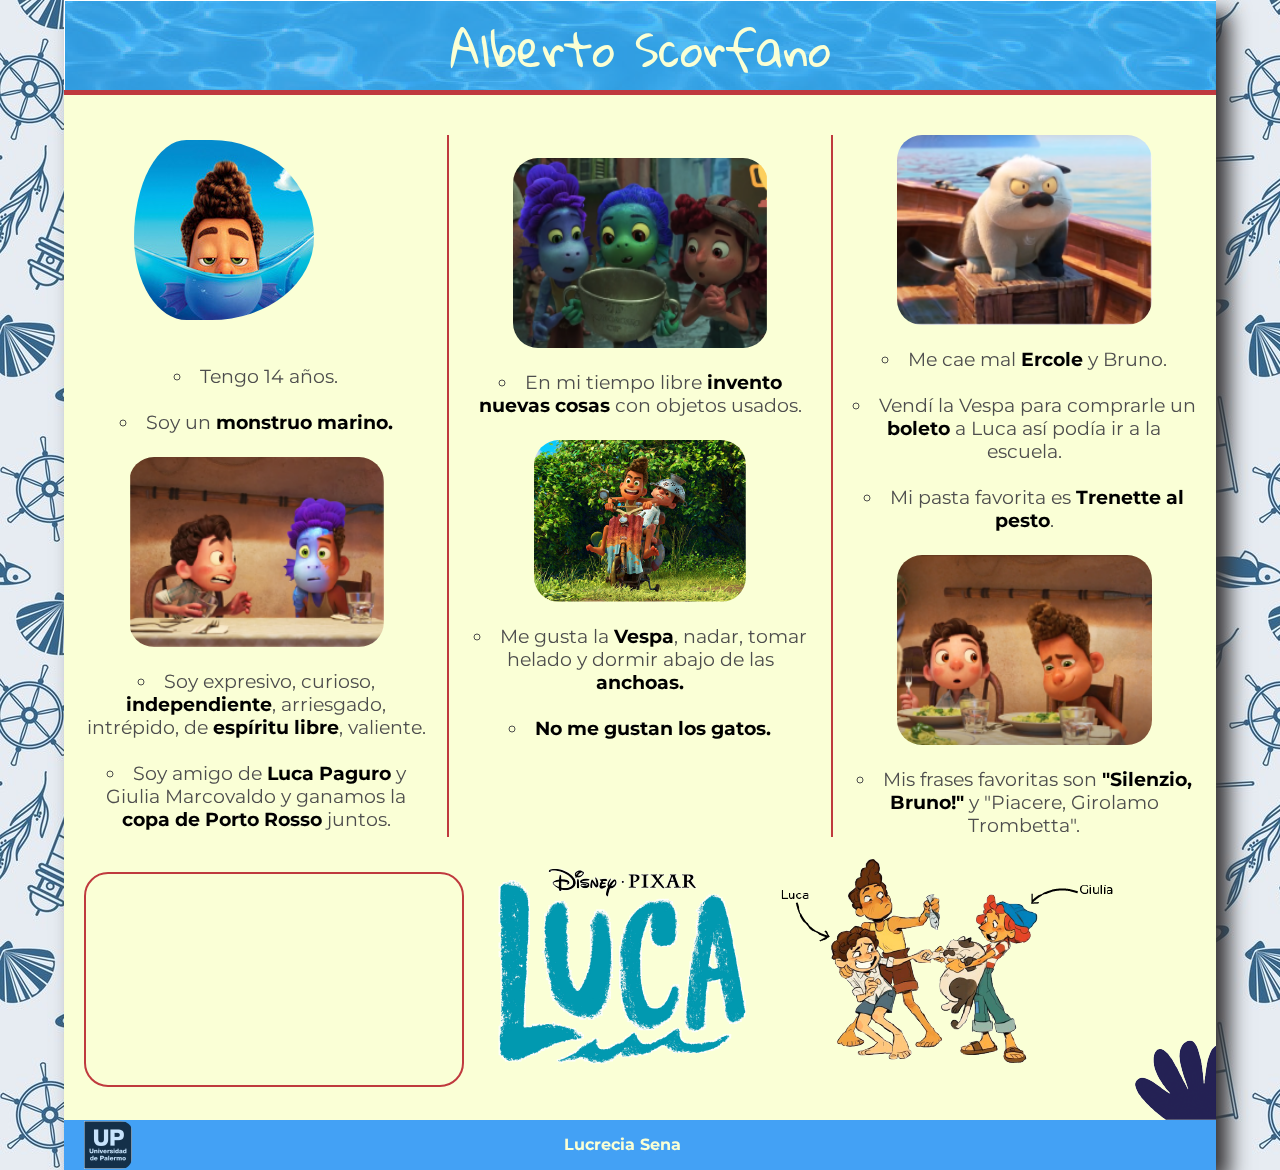
<file: index.html>
<!DOCTYPE html>
<html>
<head>
	<meta charset="utf-8">
	<meta name="viewport" content="width=device-width, initial-scale=1.0, user-scalable=no">
	<title>Alberto Scorfano</title>
	<link rel="stylesheet" type="text/css" href="css/estilo.css">
</head>
<body>
	<main>
		<div class="sombra">
		<header>Alberto Scorfano
		</header>
		<nav></nav>
		<div class="multifondo"></div>
		<section id="multifondo">
			<div id="columnas">
				<img src="img/alberto2.jpeg" class="bordes">
				<div id="alberto"><img src="img/alberto.jpg"></div>
				<br>
				<br>
			<div id="espacio">
				<br>
				<br>
				<br>
				<br>
				<br>
				<br>
				<br>
				<br>
			</div>
			<ul style="list-style-type: circle; list-style-position: inside;">
				<li>Tengo 14 años.</li>
				<br>
				<li>Soy un <a href="https://youtu.be/D-EhZzpACx0?t=280" target="_blank" class="negrita">monstruo marino.</a></li>
				<br>
				<img src="img/alberto1.png" class="bordes_alberto">
				<br>
				<li>Soy expresivo, curioso, <a href="https://youtu.be/D-EhZzpACx0?t=85" target="_blank" class="negrita">independiente</a>, arriesgado, intrépido, de <a href="https://youtu.be/D-EhZzpACx0?t=187" target="_blank" class="negrita">espíritu libre</a>, valiente.</li>
				<br>
				<li>Soy amigo de <a href="https://youtu.be/9LJIQjpqOlE" target="_blank" class="negrita">Luca Paguro</a> y Giulia Marcovaldo y ganamos la <a href="https://youtu.be/0YPyF0Ef4rk?t=389" target="_blank" class="negrita">copa de Porto Rosso</a> juntos.</li>
				<br>
				<img src="img/copa.png" class="bordes_alberto">
				<br>
				<li>En mi tiempo libre <a href="https://youtu.be/D-EhZzpACx0?t=106" target="_blank" class="negrita">invento nuevas cosas</a> con objetos usados.</li>
				<br>
				<img src="img/vespa.png" class="vespa">			
				<br>
				<li>Me gusta la <a href="https://youtu.be/FqXF8JZRi2g?t=9" target="_blank" class="negrita">Vespa</a>, nadar, tomar helado y dormir abajo de las <a href="https://youtu.be/D-EhZzpACx0?t=243" target="_blank" class="negrita">anchoas.</a></li>
				<br>
				<li><a href="https://youtu.be/N9LMo4QvWlE?t=40" target="_blank" class="negrita">No me gustan los gatos.</a></li>
				<br>
				<img src="img/gato.png" class="bordes_alberto">
				<br>
				<li>Me cae mal <a href="https://youtu.be/Sk3GWRhe0i8?t=102" target="_blank" class="negrita">Ercole</a> y Bruno.</li>
				<br>
				<li>Vendí la Vespa para comprarle un <a href="https://youtu.be/0YPyF0Ef4rk?t=433" target="_blank" class="negrita">boleto</a> a Luca así podía ir a la escuela.</li>
				<br>
				<li>Mi pasta favorita es <a href="https://youtu.be/5mz3RK4qda0?t=35" target="_blank" class="negrita">Trenette al pesto</a>.</li>
				<br>
				<img src="img/pasta.png" class="bordes_alberto">
				<br>
				<li>Mis frases favoritas son <a href="https://youtu.be/XNIobnCWrdA?t=14" target="_blank" class="negrita">"Silenzio, Bruno!"</a> y "Piacere, Girolamo Trombetta".</li>
			</ul>
			</div>
			<div id="video">
				<iframe width="380" height="215" src="https://www.youtube.com/embed/yA8ZX3_-av8" title="YouTube video player" style="border: 2px solid #BF3A3E" frameborder="0" allow="accelerometer; autoplay; clipboard-write; encrypted-media; gyroscope; picture-in-picture" allowfullscreen class="borde2"></iframe>
			</div>
			<div id="luca">
				<a href="https://www.disneyplus.com/es-419/movies/luca/7K1HyQ6Hl16P" target="_blank"><img src="img/luca.png"></a>
			</div>
			<div class="foto">
				<img src="img/grupo2.png">
			</div>
		</section>
		<footer>
			<img src="img/up.png" class="up">
			<div id="pie"><a href="micrositio_cv.html" target="_blank">Lucrecia Sena</a></div>
			<div id="disney"><img src="img/disney.png"></div>
		</footer>
		</div>
	</main>
</body>
</html>
</file>
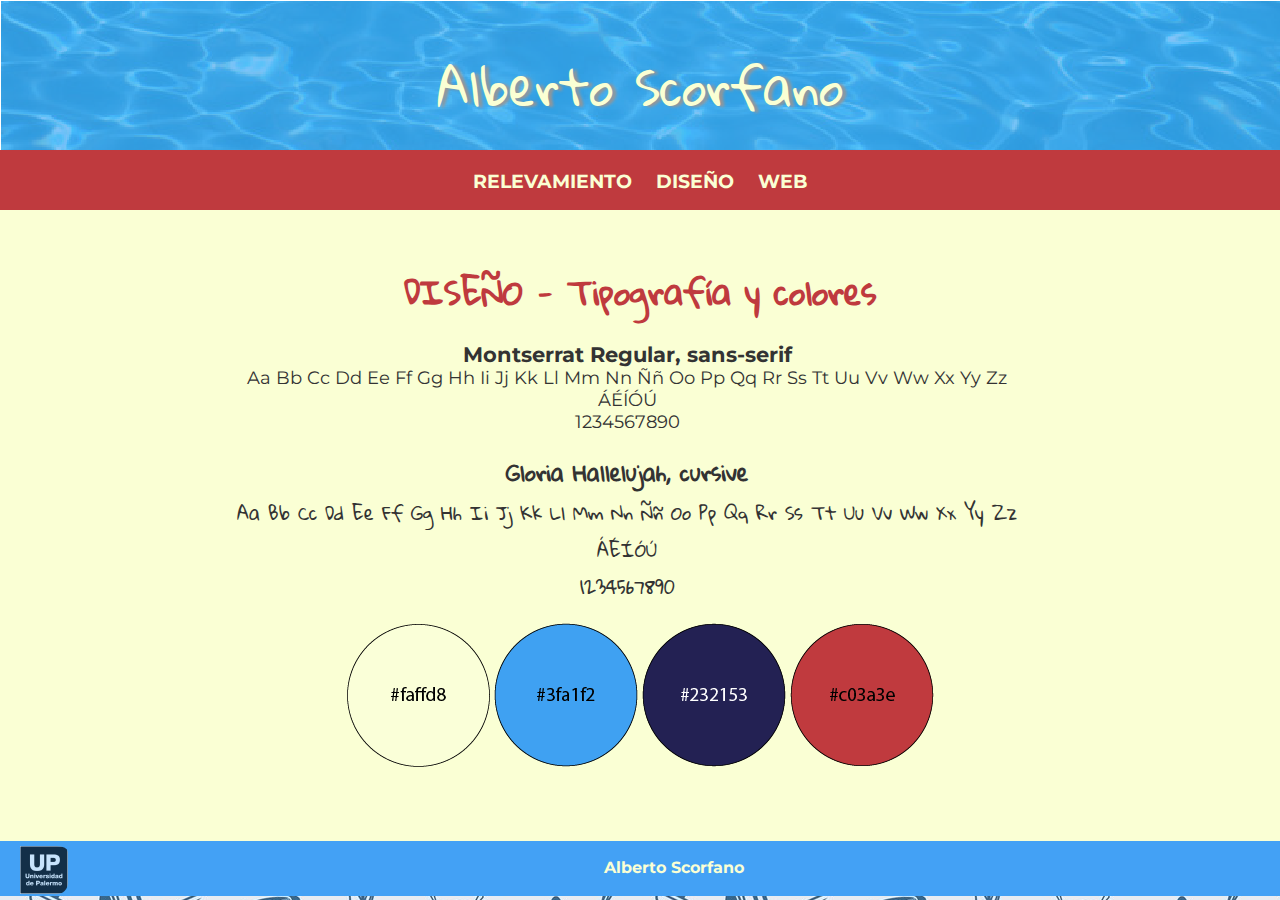
<file: diseno_cv.html>
<!DOCTYPE html>
<html>
<head>
	<meta charset="utf-8">
	<meta name="viewport" content="width=device-width, initial-scale=1">
	<link rel="stylesheet" type="text/css" href="css/micrositio_cv.css">
	<title>Lucrecia Sena</title>
</head>
<body>

	<header>
		<div id="header-alberto">
			<a href="micrositio_cv.html">Alberto Scorfano</a>
		</div>
	</header>

	<nav>
		<div id="menu">
			<ul>
 				<li><a href="relevamiento_cv.html">RELEVAMIENTO</a></li>
 				<li><a href="diseno_cv.html">DISEÑO</a></li>
 				<li><a href="web_cv.html">WEB</a></li>
 			</ul>
 		</div>
 	</nav>

	<section>
		<h1 class="titulo">DISEÑO - Tipografía y colores</h1>
		<br>
		<div class="tipografia_uno">
			<h2>Montserrat Regular, sans-serif</h2>
			<p>Aa Bb Cc Dd Ee Ff Gg Hh Ii Jj Kk Ll Mm Nn Ññ Oo Pp Qq Rr Ss Tt Uu Vv Ww Xx Yy Zz</p>
			<p>ÁÉÍÓÚ</p>
			<p>1234567890</p>
		</div>
		<br>
		<div class="tipografia_dos">
			<h2>Gloria Hallelujah, cursive</h2>
			<p>Aa Bb Cc Dd Ee Ff Gg Hh Ii Jj Kk Ll Mm Nn Ññ Oo Pp Qq Rr Ss Tt Uu Vv Ww Xx Yy Zz</p>
			<p>ÁÉÍÓÚ</p>
			<p>1234567890</p>
		</div>
		<br>
		<div id="colores">
			<ul>
				<li><img src="img/color1.png" class="color1"></li>
				<li><img src="img/color2.png" class="color1"></li>
				<li><img src="img/color3.png" class="color1"></li>
				<li><img src="img/color4.png" class="color1"></li>
			</ul>
		</div>
	</section>

	<footer>
		<img src="img/up.png" class="up">
		<div id="pie">
			<a href="index.html" target="_blank">Alberto Scorfano</a>
		</div>
	</footer>

</body>
</html>
</file>
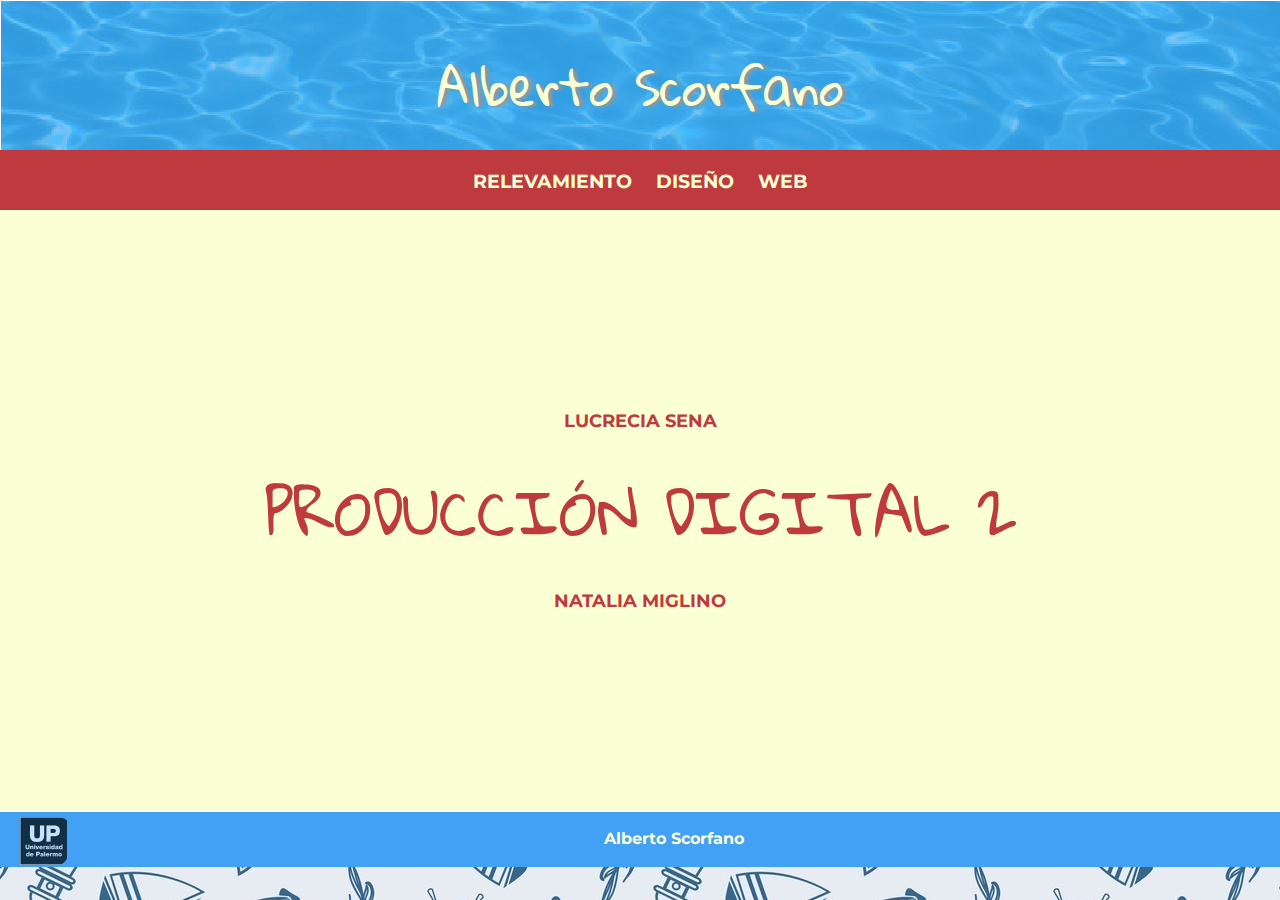
<file: micrositio_cv.html>
<!DOCTYPE html>
<html>
<head>
	<meta charset="utf-8">
	<meta name="viewport" content="width=device-width, initial-scale=1">
	<link rel="stylesheet" type="text/css" href="css/micrositio_cv.css">
	<title>Lucrecia Sena</title>
</head>
<body>

	<header>
		<div id="header-alberto">
			<a href="micrositio_cv.html">Alberto Scorfano</a>
		</div>
	</header>

	<nav>
		<div id="menu">
			<ul>
 				<li><a href="relevamiento_cv.html">RELEVAMIENTO</a></li>
 				<li><a href="diseno_cv.html">DISEÑO</a></li>
 				<li><a href="web_cv.html">WEB</a></li>
 			</ul>
 		</div>
 	</nav>

	<section>
		<p class="yo">LUCRECIA SENA</p>
 		<p class="prod">PRODUCCIÓN DIGITAL 2</p>
 		<p class="nat">NATALIA MIGLINO</p>
	</section>

	<footer>
		<img src="img/up.png" class="up">
		<div id="pie">
			<a href="index.html" target="_blank">Alberto Scorfano</a>
		</div>
	</footer>

</body>
</html>
</file>
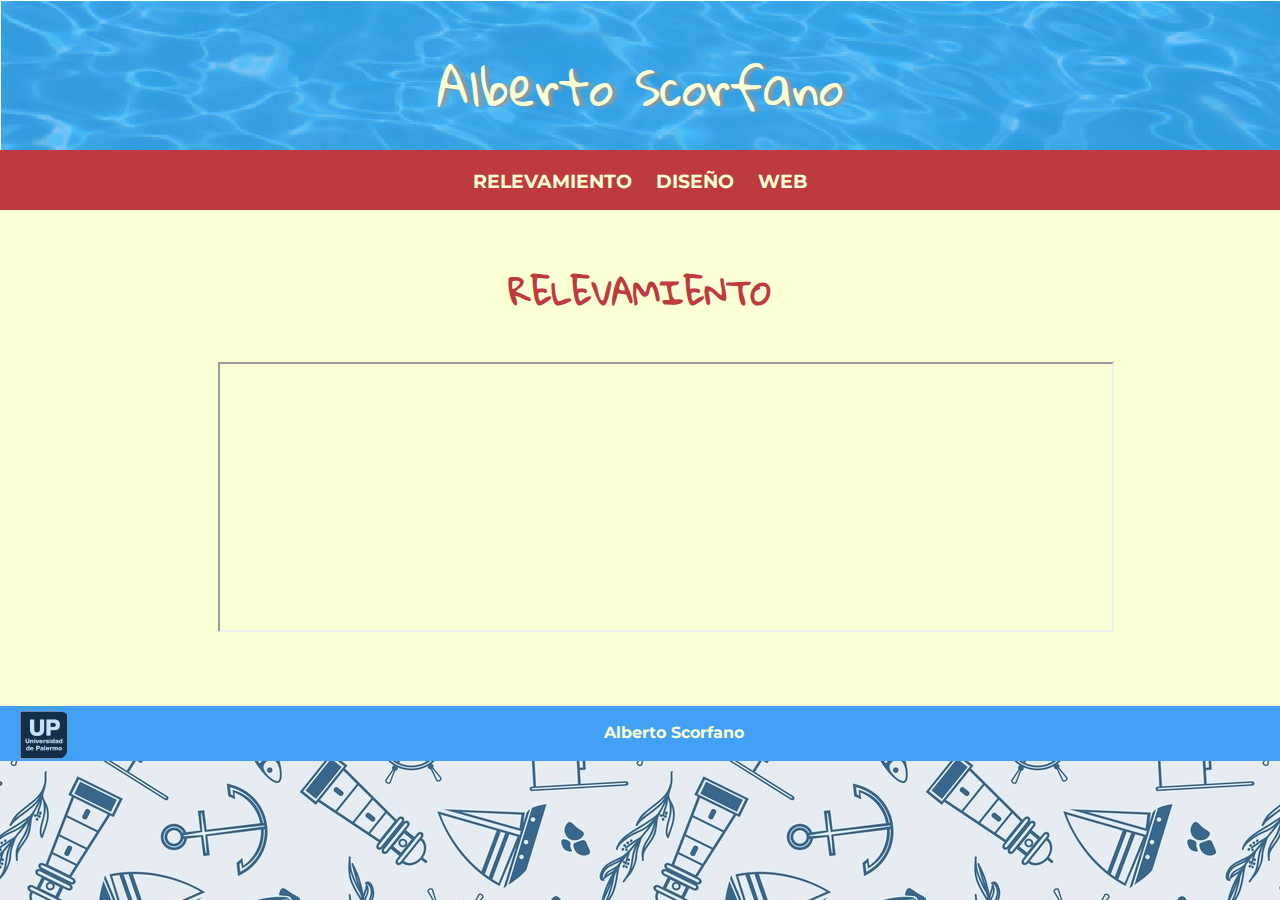
<file: relevamiento_cv.html>
<!DOCTYPE html>
<html>
<head>
	<meta charset="utf-8">
	<meta name="viewport" content="width=device-width, initial-scale=1">
	<link rel="stylesheet" type="text/css" href="css/micrositio_cv.css">
	<title>Lucrecia Sena</title>
</head>
<body>

	<header>
		<div id="header-alberto">
			<a href="micrositio_cv.html">Alberto Scorfano</a>
		</div>
	</header>

	<nav>
		<div id="menu">
			<ul>
 				<li><a href="relevamiento_cv.html">RELEVAMIENTO</a></li>
 				<li><a href="diseno_cv.html">DISEÑO</a></li>
 				<li><a href="web_cv.html">WEB</a></li>
 			</ul>
 		</div>
 	</nav>

	<section>
		<h1 class="titulo">RELEVAMIENTO</h1>
		<iframe src="img/relevamiento_cv.pdf" id="pdf"></iframe>
	</section>

	<footer>
		<img src="img/up.png" class="up">
		<div id="pie">
			<a href="index.html" target="_blank">Alberto Scorfano</a>
		</div>
	</footer>

</body>
</html>
</file>
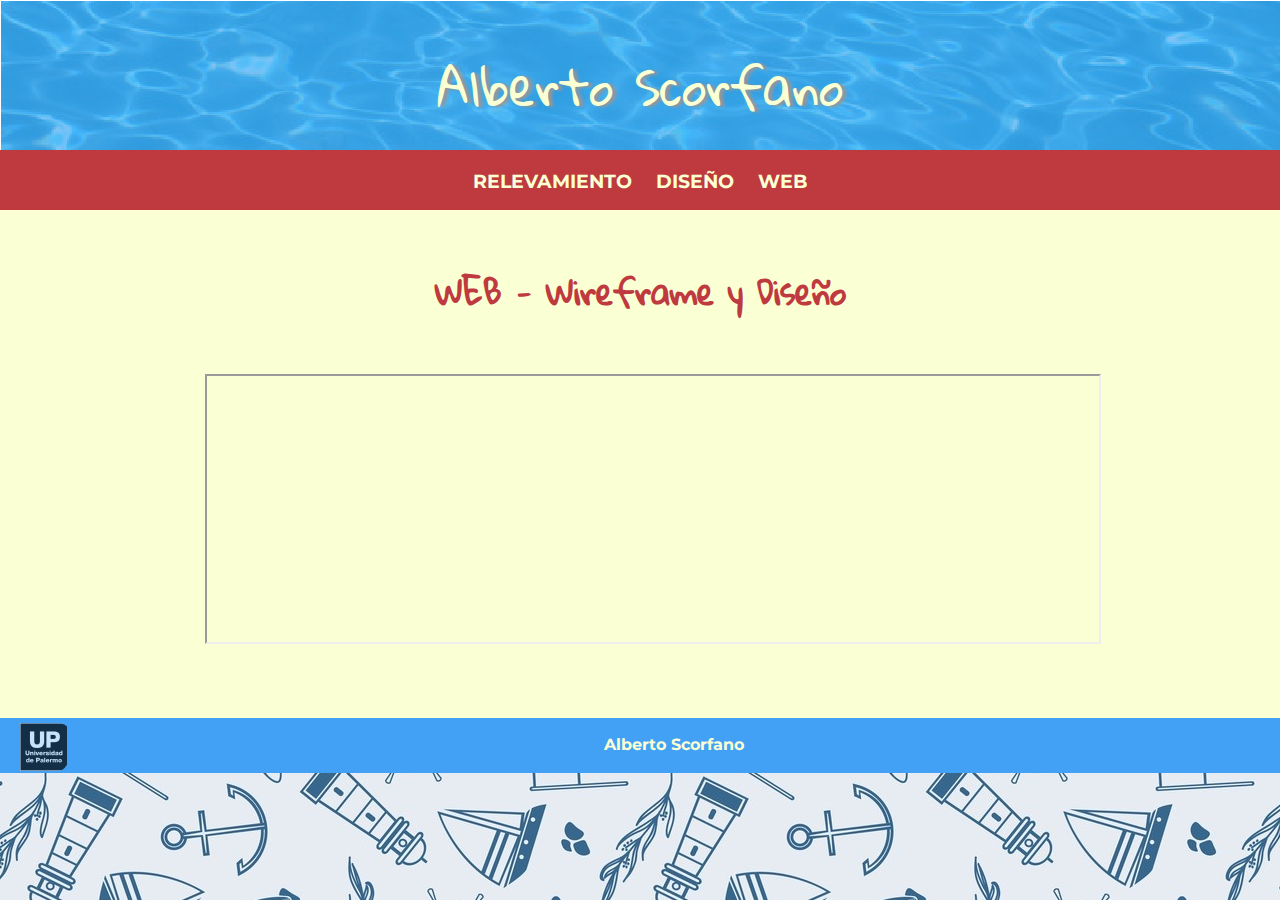
<file: web_cv.html>
<!DOCTYPE html>
<html>
<head>
	<meta charset="utf-8">
	<meta name="viewport" content="width=device-width, initial-scale=1">
	<link rel="stylesheet" type="text/css" href="css/micrositio_cv.css">
	<title>Lucrecia Sena</title>
</head>
<body>

	<header>
		<div id="header-alberto">
			<a href="micrositio_cv.html">Alberto Scorfano</a>
		</div>
	</header>

	<nav>
		<div id="menu">
			<ul>
 				<li><a href="relevamiento_cv.html">RELEVAMIENTO</a></li>
 				<li><a href="diseno_cv.html">DISEÑO</a></li>
 				<li><a href="web_cv.html">WEB</a></li>
 			</ul>
 		</div>
 	</nav>

	<section>
		<h1 class="titulo">WEB - Wireframe y Diseño</h1>
		<iframe src="https://drive.google.com/file/d/18xp0kYlHVlOdixkVyFovrgYqaFxN5ySc/preview" width="640" height="480" allow="autoplay"></iframe>
	</section>

	<footer>
		<img src="img/up.png" class="up">
		<div id="pie">
			<a href="index.html" target="_blank">Alberto Scorfano</a>
		</div>
	</footer>

</body>
</html>
</file>
<file: css/estilo.css>
@import url('https://fonts.googleapis.com/css2?family=Gloria+Hallelujah&display=swap'); @import url('https://fonts.googleapis.com/css2?family=Montserrat:wght@200&display=swap');

*{
	margin: 0;
	padding: 0;
	box-sizing: border-box;
}

body{
	background-image: url(../img/pattern.jpg);
}

main{
	width: 90%;
	height: 1100px;
	margin-left: auto;
	margin-right: auto;
}

header{
	width: 100%;
	height: 90px;
	background-image: url(../img/reflejo.png);
	font-family: 'Gloria Hallelujah', cursive;
	font-size: 45px;
	text-align: center;
	color: #faffd4;
	padding-top: 3px;
}

nav{
	width: 100%;
	height: 5px;
	background-color: #BF3A3E;
}

section{
	width: 100%;
	height: 955px;
	background-color: #faffd4;
	font-family: 'Montserrat', sans-serif;
	color: #4d4d4d;
}

footer{
	width: 100%;
	height: 50px;
	background-color: #43a1f5;
	font-family: 'Montserrat', sans-serif;
	color: #faffd4;
}

.bordes{
	border:none 0px #000000;
	border-radius: 120px;
	display: block;
	margin-left: auto;
	margin-right: auto;
	padding-top: 5px;
	padding-bottom: 20px;
	float: left;
}

.sombra{
	box-shadow: 13px 12px 20px #333133;
}

#columnas{
	column-count: 3;
	column-gap: 40px;
	column-rule: 2px solid #BF3A3E;
	padding-top: 40px;
	margin-left: 20px;
	padding-right: 20px;
	font-size: 19px;
	text-align: center;
}

#columnas a{
	text-decoration: none;
	color: #000000;
}

.negrita{
	font-weight: bold;
	color: #43a1f5;
}

.bordes_alberto{
	border:none 0px #000000;
	border-radius: 25px;
	width: 255px;
	height: 190px;
}

.vespa{
	border:none 0px #000000;
	border-radius: 25px;
	display: block;
	margin-left: auto;
	margin-right: auto;
}

.up{
	float: left;
	padding-top: 1px;
	padding-left: 20px;
	opacity: 0.7;
	border:none 0px #000000;
	border-radius: 11px;
}

#pie a{
	text-decoration: none;
	color: #faffd4;
	font-weight: bold;
}

#pie{
	padding-top: 15px;
	padding-left: 600px;
}

#multifondo{
	background:
	url(../img/planta.png)right bottom no-repeat,
	url(../img/fondo.png)center no-repeat;
}

#video{
	padding-left: 20px;
	padding-top: 4%;
	float: left;
}

#luca{
	float: left;
	padding-left: 5%;
	padding-top: 2%;
}

.borde2{
	border:none 5px #000000;
	border-radius: 24px;
}

.foto{
	float: left;
	padding-top: 3%;
}

#disney{
	float: right;
	padding-right: 20px;
}


/* XX-Large Devices */
/* XX-Large Devices */
/* XX-Large Devices */
/* XX-Large Devices */
/* XX-Large Devices */
/* XX-Large Devices */
/* XX-Large Devices */

@media(min-width: 1400px){
	body{
		background-image: url(../img/pattern.jpg);
	}

	main{
		width: 90%;
		height: 1045px;
		margin-left: auto;
		margin-right: auto;
	}

	header{
		width: 100%;
		height: 90px;
		background-image: url(../img/reflejo.png);
		font-family: 'Gloria Hallelujah', cursive;
		font-size: 45px;
		text-align: center;
		color: #faffd4;
		padding-top: 3px;
	}

	nav{
		width: 100%;
		height: 5px;
		background-color: #BF3A3E;
	}

	section{
		width: 100%;
		height: 1000px;
		background-color: #faffd4;
		font-family: 'Montserrat', sans-serif;
		color: #4d4d4d;
	}

	footer{
		width: 100%;
		height: 50px;
		background-color: #43a1f5;
		font-family: 'Montserrat', sans-serif;
		color: #faffd4;
	}

	.bordes{
		border:none 0px #000000;
		border-radius: 120px;
		padding-left: 50px;
		padding-top: 5px;
		padding-bottom: 20px;
		float: left;
	}

	.sombra{
		box-shadow: 13px 12px 20px #333133;
	}

	#columnas{
		column-count: 3;
		column-gap: 40px;
		column-rule: 2px solid #BF3A3E;
		padding-top: 40px;
		margin-left: 20px;
		padding-right: 20px;
		font-size: 19px;
		text-align: center;
	}

	#columnas a{
		text-decoration: none;
		color: #000000;
	}

	.negrita{
		font-weight: bold;
		color: #000000;
	}

	.bordes_alberto{
		border:none 0px #000000;
		border-radius: 25px;
		display: block;
		margin: auto;
		width: 255px;
		height: 190px;
	}

	.vespa{
		border:none 0px #000000;
		border-radius: 25px;
		display: block;
		margin-left: auto;
		margin-right: auto;
	}

	.up{
		float: left;
		padding-top: 1px;
		padding-left: 20px;
		opacity: 0.7;
		border:none 0px #000000;
		border-radius: 11px;
	}

	#pie a{
		text-decoration: none;
		color: #faffd4;
		font-weight: bold;
	}

	#pie{
		padding-top: 15px;
		padding-left: 580px;
	}

	#multifondo{
		background:
		url(../img/planta.png)right bottom no-repeat,
		url(../img/fondo.png)center;
	}

	#video{
		padding-left: 20px;
		padding-top: 4%;
		float: left;
	}

	#luca{
		float: left;
		padding-left: 7%;
		padding-top: 4%;
	}

	.borde2{
		border:none 5px #000000;
		border-radius: 24px;
	}

	.foto{
		float: left;
		padding-top: 3%;
		padding-left: 6%;
	}
	#disney{
		float: right;
		display: none;
	}

	#alberto{
		display: none;
	}
}

/* X-Large Devices */
/* X-Large Devices */
/* X-Large Devices */
/* X-Large Devices */
/* X-Large Devices */
/* X-Large Devices */
/* X-Large Devices */

@media(min-width: 1200px) and (max-width: 1399px){
	body{
		background-image: url(../img/pattern.jpg);
	}

	main{
		width: 90%;
		height: 1170px;
		margin-left: auto;
		margin-right: auto;
	}

	header{
		width: 100%;
		height: 90px;
		background-image: url(../img/reflejo.png);
		font-family: 'Gloria Hallelujah', cursive;
		font-size: 45px;
		text-align: center;
		color: #faffd4;
		padding-top: 3px;
	}

	nav{
		width: 100%;
		height: 5px;
		background-color: #BF3A3E;
	}

	section{
		width: 100%;
		height: 1025px;
		background-color: #faffd4;
		font-family: 'Montserrat', sans-serif;
		color: #4d4d4d;
	}

	footer{
		width: 100%;
		height: 50px;
		background-color: #43a1f5;
		font-family: 'Montserrat', sans-serif;
		color: #faffd4;
	}

	.bordes{
		border:none 0px #000000;
		border-radius: 120px;
		padding-left: 50px;
		padding-top: 5px;
		padding-bottom: 20px;
		float: left;
	}

	.sombra{
		box-shadow: 13px 12px 20px #333133;
	}

	#columnas{
		column-count: 3;
		column-gap: 40px;
		column-rule: 2px solid #BF3A3E;
		padding-top: 40px;
		margin-left: 20px;
		padding-right: 20px;
		font-size: 19px;
		text-align: center;
	}

	#columnas a{
		text-decoration: none;
		color: #000000;
	}

	.negrita{
		font-weight: bold;
		color: #000000;
	}

	.bordes_alberto{
		border:none 0px #000000;
		border-radius: 25px;
		display: block;
		margin-left: auto;
		margin-right: auto;
	}

	.vespa{
		border:none 0px #000000;
		border-radius: 25px;
		display: block;
		margin-left: auto;
		margin-right: auto;
	}

	.up{
		float: left;
		padding-top: 1px;
		padding-left: 20px;
		opacity: 0.7;
		border:none 0px #000000;
		border-radius: 11px;
	}

	#pie a{
		text-decoration: none;
		color: #faffd4;
		font-weight: bold;
	}

	#pie{
		padding-top: 15px;
		padding-left: 500px;
	}

	#multifondo{
		background:
		url(../img/planta.png)right bottom no-repeat,
		url(../img/fondo.png)center;
	}

	#video{
		padding-left: 20px;
		padding-top: 3%;
		float: left;
	}

	#luca{
		float: left;
		padding-left: 2%;
		padding-top: 2%;
	}

	.borde2{
		border:none 5px #000000;
		border-radius: 24px;
	}

	.foto{
		float: left;
		padding-top: 1%;
		padding-left: 2%;
	}
	#disney{
		float: right;
		display: none;
	}

	#alberto{
		display: none;
	}
}

/* Medium Devices */
/* Medium Devices */
/* Medium Devices */
/* Medium Devices */
/* Medium Devices */
/* Medium Devices */
/* Medium Devices */

@media(min-width: 768px) and (max-width: 991px){
	body{
		background-image: url(../img/pattern.jpg);
	}

	main{
		width: 95%;
		height: 1500px;
		margin-left: auto;
		margin-right: auto;
	}

	header{
		width: 100%;
		height: 90px;
		background-image: url(../img/reflejo.png);
		font-family: 'Gloria Hallelujah', cursive;
		font-size: 45px;
		text-align: center;
		color: #faffd4;
		padding-top: 3px;
	}

	nav{
		width: 100%;
		height: 5px;
		background-color: #BF3A3E;
	}

	section{
		width: 100%;
		height: 1355px;
		background-color: #faffd4;
		font-family: 'Montserrat', sans-serif;
		color: #4d4d4d;
	}

	footer{
		width: 100%;
		height: 50px;
		background-color: #43a1f5;
		font-family: 'Montserrat', sans-serif;
		color: #faffd4;
	}

	.bordes{
		border:none 0px #000000;
		border-radius: 120px;
		padding-left: 50px;
		padding-top: 5px;
		padding-bottom: 20px;
		float: left;
	}

	.sombra{
		box-shadow: 13px 12px 20px #333133;
	}

	#columnas{
		column-count: 2;
		column-gap: 40px;
		column-rule: 2px solid #BF3A3E;
		padding-top: 40px;
		margin-left: 20px;
		padding-right: 20px;
		font-size: 19px;
		text-align: center;
	}

	#columnas a{
		text-decoration: none;
		color: #000000;
	}

	.negrita{
		font-weight: bold;
		color: #000000;
	}

	.bordes_alberto{
		border:none 0px #000000;
		border-radius: 25px;
		display: block;
		margin-left: auto;
		margin-right: auto;
	}

	.vespa{
		border:none 0px #000000;
		border-radius: 25px;
		display: block;
		margin-left: auto;
		margin-right: auto;
	}

	.up{
		float: left;
		padding-top: 1px;
		padding-left: 20px;
		opacity: 0.7;
		border:none 0px #000000;
		border-radius: 11px;
	}

	#pie a{
		text-decoration: none;
		color: #faffd4;
		font-weight: bold;
	}

	#pie{
		padding-top: 15px;
		padding-left: 315px;
	}

	#multifondo{
		background:
		url(../img/fondo.png)center;
	}

	#video{
		padding-left: 20px;
		padding-top: 6.5%;
		float: left;
	}

	#luca{
		float: left;
		padding-left: 5%;
		padding-top: 6.5%;
	}

	.borde2{
		border:none 5px #000000;
		border-radius: 24px;
	}

	.foto{
		float: left;
		padding-top: 2%;
		display: none;
	}
	#disney{
		float: right;
		display: none;
	}

	#alberto{
		display: none;
	}
}

/* Small Devices */
/* Small Devices */
/* Small Devices */
/* Small Devices */
/* Small Devices */
/* Small Devices */
/* Small Devices */

@media(min-width: 576px) and (max-width: 767px){
	body{
		background-image: url(../img/pattern.jpg);
	}

	main{
		width: 100%;
		height: 3000px;
		margin-left: auto;
		margin-right: auto;
	}

	header{
		width: 100%;
		height: 90px;
		background-image: url(../img/reflejo.png);
		font-family: 'Gloria Hallelujah', cursive;
		font-size: 45px;
		text-align: center;
		color: #faffd4;
		padding-top: 3px;
	}

	nav{
		width: 100%;
		height: 5px;
		background-color: #BF3A3E;
	}

	section{
		width: 100%;
		height: 2855px;
		background-color: #faffd4;
		font-family: 'Montserrat', sans-serif;
		color: #4d4d4d;
	}

	footer{
		width: 100%;
		height: 50px;
		background-color: #43a1f5;
		font-family: 'Montserrat', sans-serif;
		color: #faffd4;
	}

	.bordes{
		padding-left: 40px;
		padding-top: 5px;
		padding-bottom: 20px;
		display: none;
	}

	.sombra{
		box-shadow: 13px 12px 20px #333133;
	}

	#columnas{
		column-count: 1;
		column-gap: 40px;
		column-rule: 2px solid #BF3A3E;
		padding-top: 40px;
		margin-left: 40px;
		padding-right: 20px;
		font-size: 19px;
		text-align: left;
	}

	#columnas a{
		text-decoration: none;
		color: #000000;
	}

	.negrita{
		font-weight: bold;
		color: #000000;
	}

	.bordes_alberto{
		border:none 0px #000000;
		border-radius: 25px;
		width: 449px;
		height: 384px;
	}

	.vespa{
		display: none;
	}

	.up{
		float: left;
		padding-top: 1px;
		padding-left: 20px;
		opacity: 0.7;
		border:none 0px #000000;
		border-radius: 11px;
	}

	#pie a{
		text-decoration: none;
		color: #faffd4;
		font-weight: bold;
	}

	#pie{
		padding-top: 15px;
		padding-left: 230px;
	}

	#multifondo{
		background:
		url(../img/fondo.png)center;
	}

	#video{
		padding-left: 85px;
		padding-top: 6.5%;
		float: left;
	}

	#luca{
		float: left;
		padding-left: 5%;
		padding-top: 2%;
		display: none;
	}

	.borde2{
		border:none 5px #000000;
		border-radius: 24px;
	}

	.foto{
		float: right;
		padding-top: 2%;
		padding-right: 6%;
		display: none;
	}

	#disney{
		float: right;
	}

	#espacio{
		display: none;
	}
}

/* Large Devices */
/* Large Devices */
/* Large Devices */
/* Large Devices */
/* Large Devices */
/* Large Devices */
/* Large Devices */

@media(min-width: 992px) and (max-width: 1199px){
	body{
		background-image: url(../img/pattern.jpg);
	}

	main{
		width: 90%;
		height: 1250px;
		margin-left: auto;
		margin-right: auto;
	}

	header{
		width: 100%;
		height: 90px;
		background-image: url(../img/reflejo.png);
		font-family: 'Gloria Hallelujah', cursive;
		font-size: 45px;
		text-align: center;
		color: #faffd4;
		padding-top: 3px;
	}

	nav{
		width: 100%;
		height: 5px;
		background-color: #BF3A3E;
	}

	section{
		width: 100%;
		height: 1105px;
		background-color: #faffd4;
		font-family: 'Montserrat', sans-serif;
		color: #4d4d4d;
	}

	footer{
		width: 100%;
		height: 50px;
		background-color: #43a1f5;
		font-family: 'Montserrat', sans-serif;
		color: #faffd4;
	}

	.bordes{
		border:none 0px #000000;
		border-radius: 120px;
		padding-left: 50px;
		padding-top: 5px;
		padding-bottom: 20px;
		float: left;
	}

	.sombra{
		box-shadow: 13px 12px 20px #333133;
	}

	#columnas{
		column-count: 3;
		column-gap: 40px;
		column-rule: 2px solid #BF3A3E;
		padding-top: 40px;
		margin-left: 20px;
		padding-right: 20px;
		font-size: 19px;
		text-align: center;
	}

	#columnas a{
		text-decoration: none;
		color: #000000;
	}

	.negrita{
		font-weight: bold;
		color: #000000;
	}

	.bordes_alberto{
		border:none 0px #000000;
		border-radius: 25px;
		display: block;
		margin-left: auto;
		margin-right: auto;
	}

	.vespa{
		border:none 0px #000000;
		border-radius: 25px;
		display: block;
		margin-left: auto;
		margin-right: auto;
	}

	.up{
		float: left;
		padding-top: 1px;
		padding-left: 20px;
		opacity: 0.7;
		border:none 0px #000000;
		border-radius: 11px;
	}

	#pie a{
		text-decoration: none;
		color: #faffd4;
		font-weight: bold;
	}

	#pie{
		padding-top: 15px;
		padding-left: 390px;
	}

	#multifondo{
		background:
		url(../img/planta.png)right bottom no-repeat,
		url(../img/fondo.png)center;
	}

	#video{
		padding-left: 50px;
		padding-top: 9%;
		float: left;
	}

	#luca{
		float: left;
		padding-left: 12%;
		padding-top: 9%;
	}

	.borde2{
		border:none 5px #000000;
		border-radius: 24px;
	}

	.foto{
		float: right;
		padding-top: 7%;
		padding-right: 6%;
		display: none;
	}

	#disney{
		float: right;
		display: none;
	}

	#alberto{
		display: none;
	}
}
</file>
<file: css/micrositio_cv.css>
@import url('https://fonts.googleapis.com/css2?family=Gloria+Hallelujah&family=Montserrat:wght@200&display=swap');


*{
	margin: 0;
	padding: 0;
	box-sizing: border-box;
}

body{
	background-image: url(../img/pattern.jpg);
}

main{
	width: 95%;
	margin-left: auto;
	margin-right: auto;
	background-color: #6b8399;
}

header{
	width: 100%;
	height: 150px;
	background-image: url(../img/reflejo.png);
}

nav{
	width: 100%;
	height: 60px;
	background-color: #BF3A3E;
}

section{
	width: 100%;
	background-color: #faffd4;
}

footer{
	width: 100%;
	height: 55px;
	background-color: #43a1f5;
}

#header-alberto{
	font-family: 'Gloria Hallelujah', cursive;
	text-align: center;
	font-size: 3em;
	padding-top: 3%;
}

#header-alberto a{
	text-decoration: none;
	color: #faffd4;
	text-shadow: 4px 1px 3px rgba(150, 150, 150, 1);
}

#menu{
	text-align: center;
	padding-top: 20px;
}

#menu li{
	display: inline;
}

#menu li a{
	font-size: 19px;
	text-decoration: none;
	padding: 10px;
	margin-top: 10px;	
	color: #faffd4;
	font-weight: bold;
	font-family: 'Montserrat', sans-serif;
}

#menu p{
	font-size: 30px;
	text-decoration: none;
	float: left;
	padding-top: 8px;
	padding-left: 20px;
	color: #faffd4;
	font-family: 'Gloria Hallelujah', cursive;
}

/*INDEX*/
/*INDEX*/
/*INDEX*/

.yo{
	font-size: 18px;
	font-family: 'Montserrat', sans-serif;
	font-style: normal;
	font-weight: bold;
	color: #BF3A3E;
	text-align: center;
	padding-top: 200px;
	padding-bottom: 1.5%;
}

.prod{
	font-size: 60px;
	font-family: 'Gloria Hallelujah', cursive;
	color: #BF3A3E;
	text-align: center;
	padding-bottom: 1.5%;
}

.nat{
	font-size: 18px;
	font-family: 'Montserrat', sans-serif;
	font-weight: bold;
	color: #BF3A3E;
	text-align: center;
	padding-bottom: 200px;
}

.up{
	float: left;
	padding-top: 5px;
	padding-left: 20px;
	opacity: 0.7;
	border:none 0px #000000;
	border-radius: 11px;
}

#pie a{
	text-decoration: none;
	font-family: 'Montserrat', sans-serif;
	color: #faffd4;
	font-weight: bold;
}

#pie{
	padding-top: 17px;
	text-align: center;
}

/*RELEVAMIENTO*/
/*RELEVAMIENTO*/
/*RELEVAMIENTO*/

.titulo{
	font-family: 'Gloria Hallelujah', cursive;
	color: #BF3A3E;
	text-align: center;
	padding-top: 50px;
}

#pdf{
	width: 68%;
	height: 65vh;
	margin-left: 17%;
	margin-top: 3%;
	margin-bottom: 70px;
}

/*DISENO*/
/*DISENO*/
/*DISENO*/

.tipografia_uno{
	width: 95%;
	font-size: 18px;
	color: #333333;
	padding-left: 3%;
	text-align: center;
}

.tipografia_uno h2{
	font-size: 21px;
	font-family: 'Montserrat', sans-serif;
}

.tipografia_uno p{
	font-size: 18px;
	font-family: 'Montserrat', sans-serif;
}

.tipografia_dos{
	width: 95%;
	font-size: 18px;
	color: #333333;
	padding-left: 3%;
	text-align: center;
}

.tipografia_dos h2{
	font-size: 21px;
	font-family: 'Gloria Hallelujah', cursive;
}

.tipografia_dos p{
	font-size: 18px;
	font-family: 'Gloria Hallelujah', cursive;
}

#colores{
	text-align: center;
	padding-bottom: 70px;
}

#colores li{
	display: inline;
}

/*WEB*/
/*WEB*/
/*WEB*/

iframe{
	width: 70%;
	height: 80vh;
	margin-bottom: 70px;
	margin-top: 50px;
	margin-left: 16%;
}

/*1400*/
/*1400*/
/*1400*/
/*1400*/
/*1400*/
/*1400*/
/*1400*/
/*1400*/

@media(min-width: 1400px){
	body{
		background-image: url(../img/pattern.jpg);
	}

	main{
		width: 95%;
		margin-left: auto;
		margin-right: auto;
		background-color: #6b8399;
	}

	header{
		width: 100%;
		height: 150px;
		background-image: url(../img/reflejo.png);
	}
	
	nav{
		width: 100%;
		height: 60px;
		background-color: #BF3A3E;
	}

	section{
		width: 100%;
		background-color: #faffd4;
	}

	footer{
		width: 100%;
		height: 55px;
		background-color: #43a1f5;
	}


	#header-alberto{
		font-family: 'Gloria Hallelujah', cursive;
		text-align: center;
		font-size: 3em;
		padding-top: 3%;
	}

	#header-alberto a{
		text-decoration: none;
		color: #faffd4;
		text-shadow: 4px 1px 3px rgba(150, 150, 150, 1);
	}

	#menu{
		text-align: center;
		padding-top: 20px;
	}

	#menu li{
		display: inline;
	}

	#menu li a{
		font-size: 19px;
		text-decoration: none;
		padding: 10px;
		margin-top: 10px;	
		color: #faffd4;
		font-weight: bold;
		font-family: 'Montserrat', sans-serif;
	}

	#menu p{
		font-size: 30px;
		text-decoration: none;
		float: left;
		padding-top: 8px;
		padding-left: 20px;
		color: #faffd4;
		font-family: 'Gloria Hallelujah', cursive;
	}

	/*INDEX*/
	/*INDEX*/
	/*INDEX*/

	.yo{
		font-size: 18px;
		font-family: 'Montserrat', sans-serif;
		font-style: normal;
		font-weight: bold;
		color: #BF3A3E;
		text-align: center;
		padding-top: 200px;
		padding-bottom: 1.5%;
	}

	.prod{
		font-size: 60px;
		font-family: 'Gloria Hallelujah', cursive;
		color: #BF3A3E;
		text-align: center;
		padding-bottom: 1.5%;
	}

	.nat{
		font-size: 18px;
		font-family: 'Montserrat', sans-serif;
		font-weight: bold;
		color: #BF3A3E;
		text-align: center;
		padding-bottom: 200px;
	}

	.up{
		float: left;
		padding-top: 5px;
		padding-left: 20px;
		opacity: 0.7;
		border:none 0px #000000;
		border-radius: 11px;
	}

	#pie a{
		text-decoration: none;
		font-family: 'Montserrat', sans-serif;
		color: #faffd4;
		font-weight: bold;
	}

	#pie{
		padding-top: 17px;
		text-align: center;
	}

	/*RELEVAMIENTO*/
	/*RELEVAMIENTO*/
	/*RELEVAMIENTO*/

	.titulo{
		font-family: 'Gloria Hallelujah', cursive;
		color: #BF3A3E;
		text-align: center;
		padding-top: 50px;
	}

	#pdf{
		width: 68%;
		height: 65vh;
		margin-left: 17%;
		margin-top: 3%;
		margin-bottom: 70px;
	}

	/*DISENO*/
	/*DISENO*/
	/*DISENO*/

	.tipografia_uno{
		width: 95%;
		font-size: 18px;
		color: #333333;
		padding-left: 3%;
		text-align: center;
	}

	.tipografia_uno h2{
		font-size: 21px;
		font-family: 'Montserrat', sans-serif;
	}
	
	.tipografia_uno p{
		font-size: 18px;
		font-family: 'Montserrat', sans-serif;
	}

	.tipografia_dos{
		width: 95%;
		font-size: 18px;
		color: #333333;
		padding-left: 3%;
		text-align: center;
	}

	.tipografia_dos h2{
		font-size: 21px;
		font-family: 'Gloria Hallelujah', cursive;
	}

	.tipografia_dos p{
		font-size: 18px;
		font-family: 'Gloria Hallelujah', cursive;
	}

	#colores{
		text-align: center;
		padding-bottom: 70px;
	}

	#colores li{
		display: inline;
	}
	
	/*WEB*/
	/*WEB*/
	/*WEB*/

	iframe{
		width: 70%;
		height: 80vh;
		margin-bottom: 70px;
		margin-top: 50px;
		margin-left: 16%;
	}
}

/*1200*/
/*1200*/
/*1200*/
/*1200*/
/*1200*/
/*1200*/
/*1200*/
/*1200*/

@media(min-width: 1200px) and (max-width: 1399px){
	body{
		background-image: url(../img/pattern.jpg);
	}

	main{
		width: 95%;
		margin-left: auto;
		margin-right: auto;
		background-color: #6b8399;
	}

	header{
		width: 100%;
		height: 150px;
		background-image: url(../img/reflejo.png);
	}
	
	nav{
		width: 100%;
		height: 60px;
		background-color: #BF3A3E;
	}

	section{
		width: 100%;
		background-color: #faffd4;
	}

	footer{
		width: 100%;
		height: 55px;
		background-color: #43a1f5;
	}

	#header-alberto{
		font-family: 'Gloria Hallelujah', cursive;
		text-align: center;
		font-size: 3em;
		padding-top: 3%;
	}

	#header-alberto a{
		text-decoration: none;
		color: #faffd4;
		text-shadow: 4px 1px 3px rgba(150, 150, 150, 1);
	}

	#menu{
		text-align: center;
		padding-top: 20px;
	}

	#menu li{
		display: inline;
	}

	#menu li a{
		font-size: 19px;
		text-decoration: none;
		padding: 10px;
		margin-top: 10px;	
		color: #faffd4;
		font-weight: bold;
		font-family: 'Montserrat', sans-serif;
	}

	#menu p{
		font-size: 30px;
		text-decoration: none;
		float: left;
		padding-top: 8px;
		padding-left: 20px;
		color: #faffd4;
		font-family: 'Gloria Hallelujah', cursive;
	}

	/*INDEX*/
	/*INDEX*/
	/*INDEX*/

	.yo{
		font-size: 18px;
		font-family: 'Montserrat', sans-serif;
		font-style: normal;
		font-weight: bold;
		color: #BF3A3E;
		text-align: center;
		padding-top: 200px;
		padding-bottom: 1.5%;
	}

	.prod{
		font-size: 60px;
		font-family: 'Gloria Hallelujah', cursive;
		color: #BF3A3E;
		text-align: center;
		padding-bottom: 1.5%;
	}

	.nat{
		font-size: 18px;
		font-family: 'Montserrat', sans-serif;
		font-weight: bold;
		color: #BF3A3E;
		text-align: center;
		padding-bottom: 200px;
	}

	.up{
		float: left;
		padding-top: 5px;
		padding-left: 20px;
		opacity: 0.7;
		border:none 0px #000000;
		border-radius: 11px;
	}

	#pie a{
		text-decoration: none;
		font-family: 'Montserrat', sans-serif;
		color: #faffd4;
		font-weight: bold;
	}

	#pie{
		padding-top: 17px;
		text-align: center;
	}

	/*RELEVAMIENTO*/
	/*RELEVAMIENTO*/
	/*RELEVAMIENTO*/

	.titulo{
		font-family: 'Gloria Hallelujah', cursive;
		color: #BF3A3E;
		text-align: center;
		padding-top: 50px;
	}

	#pdf{
		width: 70%;
		height: 30vh;
		margin-left: 17%;
		margin-top: 3%;
		margin-bottom: 70px;
	}

	/*DISENO*/
	/*DISENO*/
	/*DISENO*/

	.tipografia_uno{
		width: 95%;
		font-size: 18px;
		color: #333333;
		padding-left: 3%;
		text-align: center;
	}

	.tipografia_uno h2{
		font-size: 21px;
		font-family: 'Montserrat', sans-serif;
	}
	
	.tipografia_uno p{
		font-size: 18px;
		font-family: 'Montserrat', sans-serif;
	}

	.tipografia_dos{
		width: 95%;
		font-size: 18px;
		color: #333333;
		padding-left: 3%;
		text-align: center;
	}

	.tipografia_dos h2{
		font-size: 21px;
		font-family: 'Gloria Hallelujah', cursive;
	}

	.tipografia_dos p{
		font-size: 18px;
		font-family: 'Gloria Hallelujah', cursive;
	}

	#colores{
		text-align: center;
		padding-bottom: 70px;
	}

	#colores li{
		display: inline;
	}
	
	/*WEB*/
	/*WEB*/
	/*WEB*/

	iframe{
		width: 70%;
		height: 30vh;
		margin-bottom: 70px;
		margin-top: 50px;
		margin-left: 16%;
	}
}

/*992*/
/*992*/
/*992*/
/*992*/
/*992*/
/*992*/
/*992*/
/*992*/

@media(min-width: 992px) and (max-width: 1199px){
	body{
		background-image: url(../img/pattern.jpg);
	}

	main{
		width: 95%;
		margin-left: auto;
		margin-right: auto;
		background-color: #6b8399;
	}

	header{
		width: 100%;
		height: 150px;
		background-image: url(../img/reflejo.png);
	}
	
	nav{
		width: 100%;
		height: 60px;
		background-color: #BF3A3E;
	}

	section{
		width: 100%;
		background-color: #faffd4;
	}

	footer{
		width: 100%;
		height: 55px;
		background-color: #43a1f5;
	}


	#header-alberto{
		font-family: 'Gloria Hallelujah', cursive;
		text-align: center;
		font-size: 3em;
		padding-top: 3%;
	}

	#header-alberto a{
		text-decoration: none;
		color: #faffd4;
		text-shadow: 4px 1px 3px rgba(150, 150, 150, 1);
	}

	#menu{
		text-align: center;
		padding-top: 20px;
	}

	#menu li{
		display: inline;
	}

	#menu li a{
		font-size: 19px;
		text-decoration: none;
		padding: 10px;
		margin-top: 10px;	
		color: #faffd4;
		font-weight: bold;
		font-family: 'Montserrat', sans-serif;
	}

	#menu p{
		font-size: 30px;
		text-decoration: none;
		float: left;
		padding-top: 8px;
		padding-left: 20px;
		color: #faffd4;
		font-family: 'Gloria Hallelujah', cursive;
	}

	/*INDEX*/
	/*INDEX*/
	/*INDEX*/

	.yo{
		font-size: 18px;
		font-family: 'Montserrat', sans-serif;
		font-style: normal;
		font-weight: bold;
		color: #BF3A3E;
		text-align: center;
		padding-top: 200px;
		padding-bottom: 1.5%;
	}

	.prod{
		font-size: 60px;
		font-family: 'Gloria Hallelujah', cursive;
		color: #BF3A3E;
		text-align: center;
		padding-bottom: 1.5%;
	}

	.nat{
		font-size: 18px;
		font-family: 'Montserrat', sans-serif;
		font-weight: bold;
		color: #BF3A3E;
		text-align: center;
		padding-bottom: 200px;
	}

	.up{
		float: left;
		padding-top: 5px;
		padding-left: 20px;
		opacity: 0.7;
		border:none 0px #000000;
		border-radius: 11px;
	}

	#pie a{
		text-decoration: none;
		font-family: 'Montserrat', sans-serif;
		color: #faffd4;
		font-weight: bold;
	}

	#pie{
		padding-top: 17px;
		text-align: center;
	}

	/*RELEVAMIENTO*/
	/*RELEVAMIENTO*/
	/*RELEVAMIENTO*/

	.titulo{
		font-family: 'Gloria Hallelujah', cursive;
		color: #BF3A3E;
		text-align: center;
		padding-top: 50px;
	}

	#pdf{
		width: 80%;
		height: 30vh;
		margin-left: 11%;
		margin-top: 3%;
		margin-bottom: 70px;
	}

	/*DISENO*/
	/*DISENO*/
	/*DISENO*/

	.tipografia_uno{
		width: 95%;
		font-size: 18px;
		color: #333333;
		padding-left: 3%;
		text-align: center;
	}

	.tipografia_uno h2{
		font-size: 21px;
		font-family: 'Montserrat', sans-serif;
	}
	
	.tipografia_uno p{
		font-size: 18px;
		font-family: 'Montserrat', sans-serif;
	}

	.tipografia_dos{
		width: 95%;
		font-size: 18px;
		color: #333333;
		padding-left: 3%;
		text-align: center;
	}

	.tipografia_dos h2{
		font-size: 21px;
		font-family: 'Gloria Hallelujah', cursive;
	}

	.tipografia_dos p{
		font-size: 18px;
		font-family: 'Gloria Hallelujah', cursive;
		padding-bottom: 30px;
	}

	#colores{
		text-align: center;
		padding-bottom: 50px;
	}

	#colores li{
		display: inline;
	}
	
	/*WEB*/
	/*WEB*/
	/*WEB*/

	iframe{
		width: 80%;
		height: 70vh;
		margin-bottom: 70px;
		margin-top: 50px;
		margin-left: 11%;
	}
}

/*768*/
/*768*/
/*768*/
/*768*/
/*768*/
/*768*/
/*768*/
/*768*/

@media(min-width: 768px) and (max-width: 991px){
	body{
		background-image: url(../img/pattern.jpg);
	}

	main{
		width: 95%;
		margin-left: auto;
		margin-right: auto;
		background-color: #6b8399;
	}

	header{
		width: 100%;
		height: 150px;
		background-image: url(../img/reflejo.png);
	}
	
	nav{
		width: 100%;
		height: 60px;
		background-color: #BF3A3E;
	}

	section{
		width: 100%;
		background-color: #faffd4;
	}

	footer{
		width: 100%;
		height: 55px;
		background-color: #43a1f5;
	}


	#header-alberto{
		font-family: 'Gloria Hallelujah', cursive;
		text-align: center;
		font-size: 3em;
		padding-top: 3%;
	}

	#header-alberto a{
		text-decoration: none;
		color: #faffd4;
		text-shadow: 4px 1px 3px rgba(150, 150, 150, 1);
	}

	#menu{
		text-align: center;
		padding-top: 20px;
	}

	#menu li{
		display: inline;
	}

	#menu li a{
		font-size: 19px;
		text-decoration: none;
		padding: 10px;
		margin-top: 10px;	
		color: #faffd4;
		font-weight: bold;
		font-family: 'Montserrat', sans-serif;
	}

	#menu p{
		font-size: 30px;
		text-decoration: none;
		float: left;
		padding-top: 8px;
		padding-left: 20px;
		color: #faffd4;
		font-family: 'Gloria Hallelujah', cursive;
	}

	/*INDEX*/
	/*INDEX*/
	/*INDEX*/

	.yo{
		font-size: 18px;
		font-family: 'Montserrat', sans-serif;
		font-style: normal;
		font-weight: bold;
		color: #BF3A3E;
		text-align: center;
		padding-top: 200px;
		padding-bottom: 1.5%;
	}

	.prod{
		font-size: 60px;
		font-family: 'Gloria Hallelujah', cursive;
		color: #BF3A3E;
		text-align: center;
		padding-bottom: 1.5%;
	}

	.nat{
		font-size: 18px;
		font-family: 'Montserrat', sans-serif;
		font-weight: bold;
		color: #BF3A3E;
		text-align: center;
		padding-bottom: 200px;
	}

	.up{
		float: left;
		padding-top: 5px;
		padding-left: 20px;
		opacity: 0.7;
		border:none 0px #000000;
		border-radius: 11px;
	}

	#pie a{
		text-decoration: none;
		font-family: 'Montserrat', sans-serif;
		color: #faffd4;
		font-weight: bold;
	}

	#pie{
		padding-top: 17px;
		text-align: center;
	}

	/*RELEVAMIENTO*/
	/*RELEVAMIENTO*/
	/*RELEVAMIENTO*/

	.titulo{
		font-family: 'Gloria Hallelujah', cursive;
		color: #BF3A3E;
		text-align: center;
		padding-top: 50px;
	}

	#pdf{
		width: 95%;
		height: 50vh;
		margin-left: 2%;
		margin-top: 3%;
		margin-bottom: 70px;
	}

	/*DISENO*/
	/*DISENO*/
	/*DISENO*/

	.tipografia_uno{
		width: 95%;
		font-size: 18px;
		color: #333333;
		padding-left: 3%;
		text-align: center;
	}

	.tipografia_uno h2{
		font-size: 21px;
		font-family: 'Montserrat', sans-serif;
	}
	
	.tipografia_uno p{
		font-size: 18px;
		font-family: 'Montserrat', sans-serif;
	}

	.tipografia_dos{
		width: 95%;
		font-size: 18px;
		color: #333333;
		padding-left: 3%;
		text-align: center;
	}

	.tipografia_dos h2{
		font-size: 21px;
		font-family: 'Gloria Hallelujah', cursive;
	}

	.tipografia_dos p{
		font-size: 18px;
		font-family: 'Gloria Hallelujah', cursive;
		padding-bottom: 30px;
	}

	#colores{
		text-align: center;
		padding-bottom: 50px;
	}

	#colores li{
		display: inline;
		padding: 11px;
	}

	.color1{
		width: 100px;
		height: 100px;
	}
	
	/*WEB*/
	/*WEB*/
	/*WEB*/

	iframe{
		width: 80%;
		height: 70vh;
		margin-bottom: 70px;
		margin-top: 50px;
		margin-left: 11%;
	}
}

/*576*/
/*576*/
/*576*/
/*576*/
/*576*/
/*576*/
/*576*/
/*576*/

@media(min-width: 576px) and (max-width: 767px){
	body{
		background-image: url(../img/pattern.jpg);
	}

	main{
		width: 95%;
		margin-left: auto;
		margin-right: auto;
		background-color: #6b8399;
	}

	header{
		width: 100%;
		height: 150px;
		background-image: url(../img/reflejo.png);
	}
	
	nav{
		width: 100%;
		height: 60px;
		background-color: #BF3A3E;
	}

	section{
		width: 100%;
		background-color: #faffd4;
	}

	footer{
		width: 100%;
		height: 55px;
		background-color: #43a1f5;
	}

	#header-alberto{
		font-family: 'Gloria Hallelujah', cursive;
		text-align: center;
		font-size: 3em;
		padding-top: 4%;
	}

	#header-alberto a{
		text-decoration: none;
		color: #faffd4;
		text-shadow: 4px 1px 3px rgba(150, 150, 150, 1);
	}


	.nombre-alberto{
		font-family: 'Gloria Hallelujah', cursive;
		text-align: center;
		font-size: 3em;
		padding-top: 4%;
		color: #faffd4;
		text-shadow: 4px 1px 3px rgba(150, 150, 150, 1);
	}

	#menu{
		text-align: center;
		padding-top: 20px;
	}

	#menu li{
		display: inline;
	}

	#menu li a{
		font-size: 19px;
		text-decoration: none;
		padding: 10px;
		margin-top: 10px;	
		color: #faffd4;
		font-weight: bold;
		font-family: 'Montserrat', sans-serif;
	}

	#menu p{
		font-size: 30px;
		text-decoration: none;
		float: left;
		padding-top: 8px;
		padding-left: 20px;
		color: #faffd4;
		font-family: 'Gloria Hallelujah', cursive;
	}

	/*INDEX*/
	/*INDEX*/
	/*INDEX*/

	.yo{
		font-size: 18px;
		font-family: 'Montserrat', sans-serif;
		font-style: normal;
		font-weight: bold;
		color: #BF3A3E;
		text-align: center;
		padding-top: 200px;
		padding-bottom: 1.5%;
	}

	.prod{
		font-size: 60px;
		font-family: 'Gloria Hallelujah', cursive;
		color: #BF3A3E;
		text-align: center;
		padding-bottom: 1.5%;
	}

	.nat{
		font-size: 18px;
		font-family: 'Montserrat', sans-serif;
		font-weight: bold;
		color: #BF3A3E;
		text-align: center;
		padding-bottom: 200px;
	}

	.up{
		float: left;
		padding-top: 5px;
		padding-left: 20px;
		opacity: 0.7;
		border:none 0px #000000;
		border-radius: 11px;
	}

	#pie a{
		text-decoration: none;
		font-family: 'Montserrat', sans-serif;
		color: #faffd4;
		font-weight: bold;
	}

	#pie{
		padding-top: 17px;
		text-align: center;
	}

	/*RELEVAMIENTO*/
	/*RELEVAMIENTO*/
	/*RELEVAMIENTO*/

	.titulo{
		font-family: 'Gloria Hallelujah', cursive;
		color: #BF3A3E;
		text-align: center;
		padding-top: 50px;
	}

	#pdf{
		width: 95%;
		height: 50vh;
		margin-left: 2%;
		margin-top: 3%;
		margin-bottom: 70px;
	}

	/*DISENO*/
	/*DISENO*/
	/*DISENO*/

	.tipografia_uno{
		width: 95%;
		font-size: 18px;
		color: #333333;
		padding-left: 3%;
		text-align: center;
	}

	.tipografia_uno h2{
		font-size: 21px;
		font-family: 'Montserrat', sans-serif;
	}
	
	.tipografia_uno p{
		font-size: 18px;
		font-family: 'Montserrat', sans-serif;
	}

	.tipografia_dos{
		width: 95%;
		font-size: 18px;
		color: #333333;
		padding-left: 3%;
		text-align: center;
	}

	.tipografia_dos h2{
		font-size: 21px;
		font-family: 'Gloria Hallelujah', cursive;
	}

	.tipografia_dos p{
		font-size: 18px;
		font-family: 'Gloria Hallelujah', cursive;
		padding-bottom: 30px;
	}

	#colores{
		text-align: center;
		padding-bottom: 50px;
	}

	#colores li{
		display: inline;
		padding: 11px;
	}

	.color1{
		width: 100px;
		height: 100px;
	}
	
	/*WEB*/
	/*WEB*/
	/*WEB*/

	iframe{
		width: 95%;
		height: 50vh;
		margin-bottom: 70px;
		margin-top: 50px;
		margin-left: 2%;
	}
}
</file>
